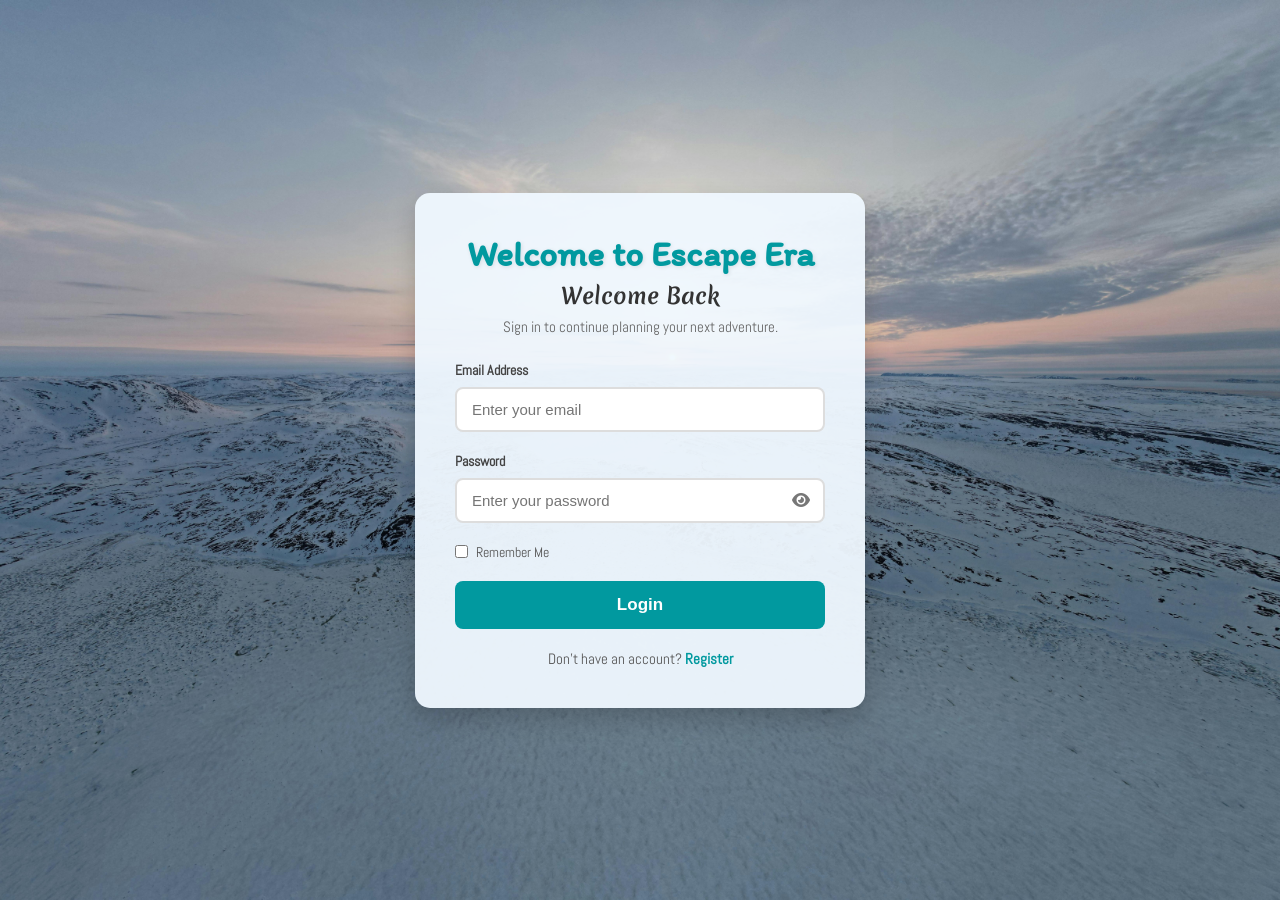
<file: index.html>
<!DOCTYPE html>
<html lang="en">
<head>
    <meta charset="UTF-8">
    <meta name="viewport" content="width=device-width, initial-scale=1.0">
    <link rel="stylesheet" href="css/styles.css">
    <link rel="stylesheet" href="https://fonts.googleapis.com/css?family=Itim">
    <link rel="stylesheet" href="https://fonts.googleapis.com/css2?family=Merienda:wght@300..900&family=Abel&display=swap">
    <link rel="stylesheet" href="https://cdnjs.cloudflare.com/ajax/libs/font-awesome/6.7.1/css/all.min.css">
    <title>Travel Agency Login</title>
</head>
<body>
    <div class="login-container">
        <h1>Welcome to Escape Era</h1>
        
        <div id="loginSection">
            <h2>Welcome Back</h2>
            <p class="subtitle">Sign in to continue planning your next adventure.</p>
            
            <form id="loginForm">
                <label for="email">Email Address</label>
                <div class="form-group">
                    <input type="email" id="email" placeholder="Enter your email" required>
                </div>

                <label for="password">Password</label>
                <div class="form-group password-wrapper">
                    <input type="password" id="password" placeholder="Enter your password" required>
                    <i class="fa-solid fa-eye" id="togglePassword"></i>
                </div>

                <div class="remember-box">
                    <label>
                        <input type="checkbox" id="remember"> Remember Me
                    </label>
                </div>

                <button type="submit" class="login-btn">Login</button>
            </form>

            <div class="bottom-text">
                Don't have an account? <a href="#" id="showRegister">Register</a>
            </div>
        </div>

        <div id="registerSection" style="display: none;">
            <h2>Create Account</h2>
            <p class="subtitle">Join Escape Era and start exploring the world.</p>
            
            <form id="registerForm">
                <label for="regName">Full Name</label>
                <div class="form-group">
                    <input type="text" id="regName" placeholder="Enter your full name" required>
                </div>

                <label for="regEmail">Email Address</label>
                <div class="form-group">
                    <input type="email" id="regEmail" placeholder="Enter your email" required>
                </div>

                <label for="regPassword">Password</label>
                <div class="form-group password-wrapper">
                    <input type="password" id="regPassword" placeholder="Create a password" required>
                </div>

                <button type="submit" class="login-btn">Sign Up</button>
            </form>

            <div class="bottom-text">
                Already have an account? <a href="#" id="showLogin">Login</a>
            </div>
        </div>

    </div>

    <script>
        // 1. Redirect to Homepage on Login Form Submit
        document.getElementById('loginForm').addEventListener('submit', function(e) {
            e.preventDefault(); // Stop default page refresh
            // FIX: index.html is at the root, so it looks inside the pages/ folder
            window.location.href = "pages/Homepage.html"; 
        });

        // 2. Mock Registration Submit Action
        document.getElementById('registerForm').addEventListener('submit', function(e) {
            e.preventDefault();
            alert("Account created successfully! Redirecting to your dashboard...");
            window.location.href = "pages/Homepage.html";
        });

        // 3. Toggle between Login and Register views smoothly
        const loginSection = document.getElementById('loginSection');
        const registerSection = document.getElementById('registerSection');
        
        document.getElementById('showRegister').addEventListener('click', function(e) {
            e.preventDefault();
            loginSection.style.display = 'none';
            registerSection.style.display = 'block';
        });

        document.getElementById('showLogin').addEventListener('click', function(e) {
            e.preventDefault();
            registerSection.style.display = 'none';
            loginSection.style.display = 'block';
        });

        // 4. Password visibility toggle
        const togglePassword = document.getElementById('togglePassword');
        const passwordInput = document.getElementById('password');

        togglePassword.addEventListener('click', function () {
            const type = passwordInput.getAttribute('type') === 'password' ? 'text' : 'password';
            passwordInput.setAttribute('type', type);
            this.classList.toggle('fa-eye-slash');
        });
    </script>
</body>
</html>
</file>
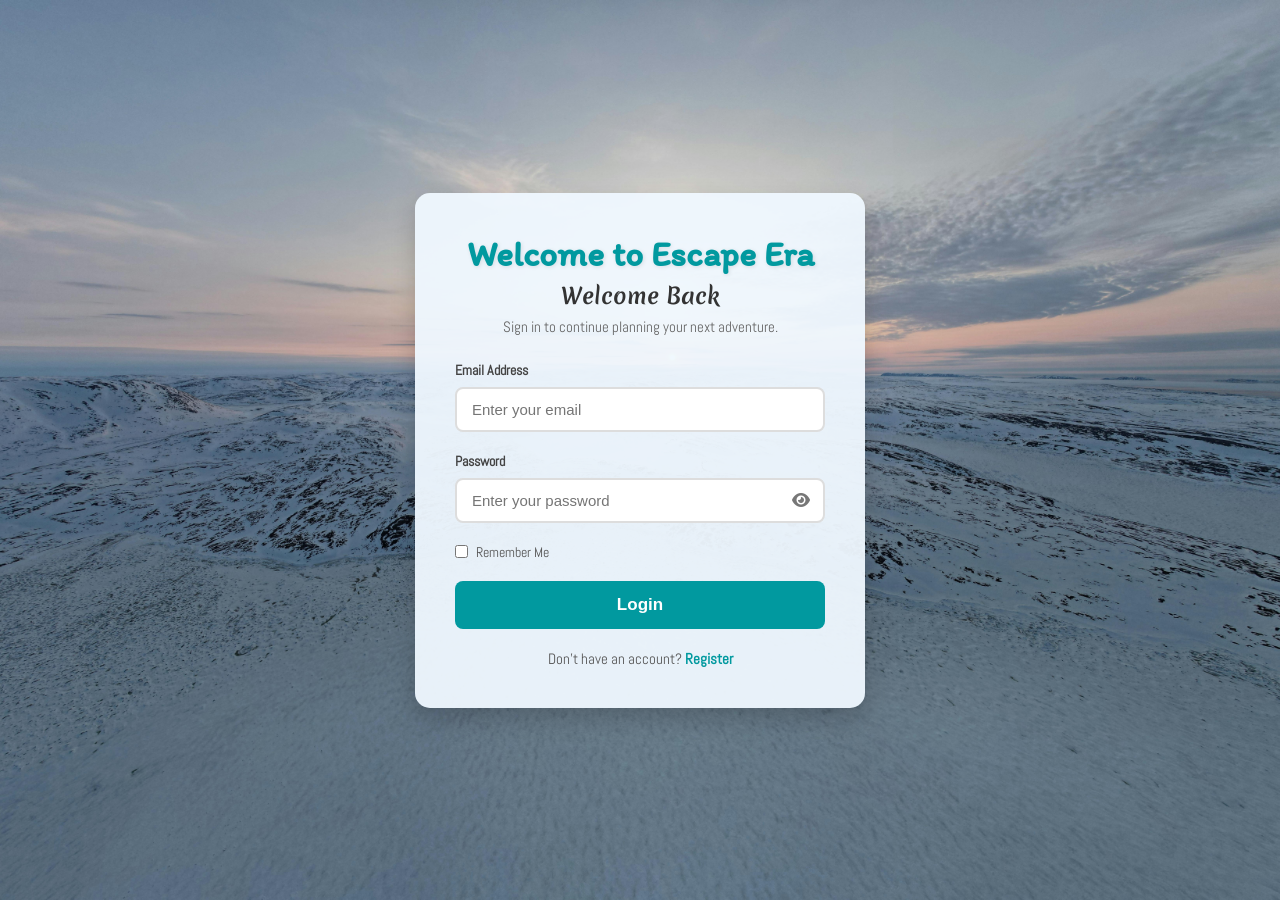
<file: Login page.html>
<!DOCTYPE html>
<html lang="en">
<head>
    <meta charset="UTF-8">
    <meta name="viewport" content="width=device-width, initial-scale=1.0">
    <link rel="stylesheet" href="css/styles.css">
    <link rel="stylesheet" href="https://fonts.googleapis.com/css?family=Itim">
    <link rel="stylesheet" href="https://fonts.googleapis.com/css2?family=Merienda:wght@300..900&family=Abel&display=swap">
    <link rel="stylesheet" href="https://cdnjs.cloudflare.com/ajax/libs/font-awesome/6.7.1/css/all.min.css">
    <title>Travel Agency Login</title>
</head>
<body>
    <div class="login-container">
        <h1>Welcome to Escape Era</h1>
        
        <div id="loginSection">
            <h2>Welcome Back</h2>
            <p class="subtitle">Sign in to continue planning your next adventure.</p>
            
            <form id="loginForm">
                <label for="email">Email Address</label>
                <div class="form-group">
                    <input type="email" id="email" placeholder="Enter your email" required>
                </div>

                <label for="password">Password</label>
                <div class="form-group password-wrapper">
                    <input type="password" id="password" placeholder="Enter your password" required>
                    <i class="fa-solid fa-eye" id="togglePassword"></i>
                </div>

                <div class="remember-box">
                    <label>
                        <input type="checkbox" id="remember"> Remember Me
                    </label>
                </div>

                <button type="submit" class="login-btn">Login</button>
            </form>

            <div class="bottom-text">
                Don't have an account? <a href="#" id="showRegister">Register</a>
            </div>
        </div>

        <div id="registerSection" style="display: none;">
            <h2>Create Account</h2>
            <p class="subtitle">Join Escape Era and start exploring the world.</p>
            
            <form id="registerForm">
                <label for="regName">Full Name</label>
                <div class="form-group">
                    <input type="text" id="regName" placeholder="Enter your full name" required>
                </div>

                <label for="regEmail">Email Address</label>
                <div class="form-group">
                    <input type="email" id="regEmail" placeholder="Enter your email" required>
                </div>

                <label for="regPassword">Password</label>
                <div class="form-group password-wrapper">
                    <input type="password" id="regPassword" placeholder="Create a password" required>
                </div>

                <button type="submit" class="login-btn">Sign Up</button>
            </form>

            <div class="bottom-text">
                Already have an account? <a href="#" id="showLogin">Login</a>
            </div>
        </div>

    </div>

    <script>
        // 1. Redirect to Homepage on Login Form Submit
        document.getElementById('loginForm').addEventListener('submit', function(e) {
            e.preventDefault(); // Stop default page refresh
            // FIX: login.html is at the root, so it looks inside the pages/ folder
            window.location.href = "pages/Homepage.html"; 
        });

        // 2. Mock Registration Submit Action
        document.getElementById('registerForm').addEventListener('submit', function(e) {
            e.preventDefault();
            alert("Account created successfully! Redirecting to your dashboard...");
            window.location.href = "pages/Homepage.html";
        });

        // 3. Toggle between Login and Register views smoothly
        const loginSection = document.getElementById('loginSection');
        const registerSection = document.getElementById('registerSection');
        
        document.getElementById('showRegister').addEventListener('click', function(e) {
            e.preventDefault();
            loginSection.style.display = 'none';
            registerSection.style.display = 'block';
        });

        document.getElementById('showLogin').addEventListener('click', function(e) {
            e.preventDefault();
            registerSection.style.display = 'none';
            loginSection.style.display = 'block';
        });

        // 4. Password visibility toggle
        const togglePassword = document.getElementById('togglePassword');
        const passwordInput = document.getElementById('password');

        togglePassword.addEventListener('click', function () {
            const type = passwordInput.getAttribute('type') === 'password' ? 'text' : 'password';
            passwordInput.setAttribute('type', type);
            this.classList.toggle('fa-eye-slash');
        });
    </script>
</body>
</html>
</file>
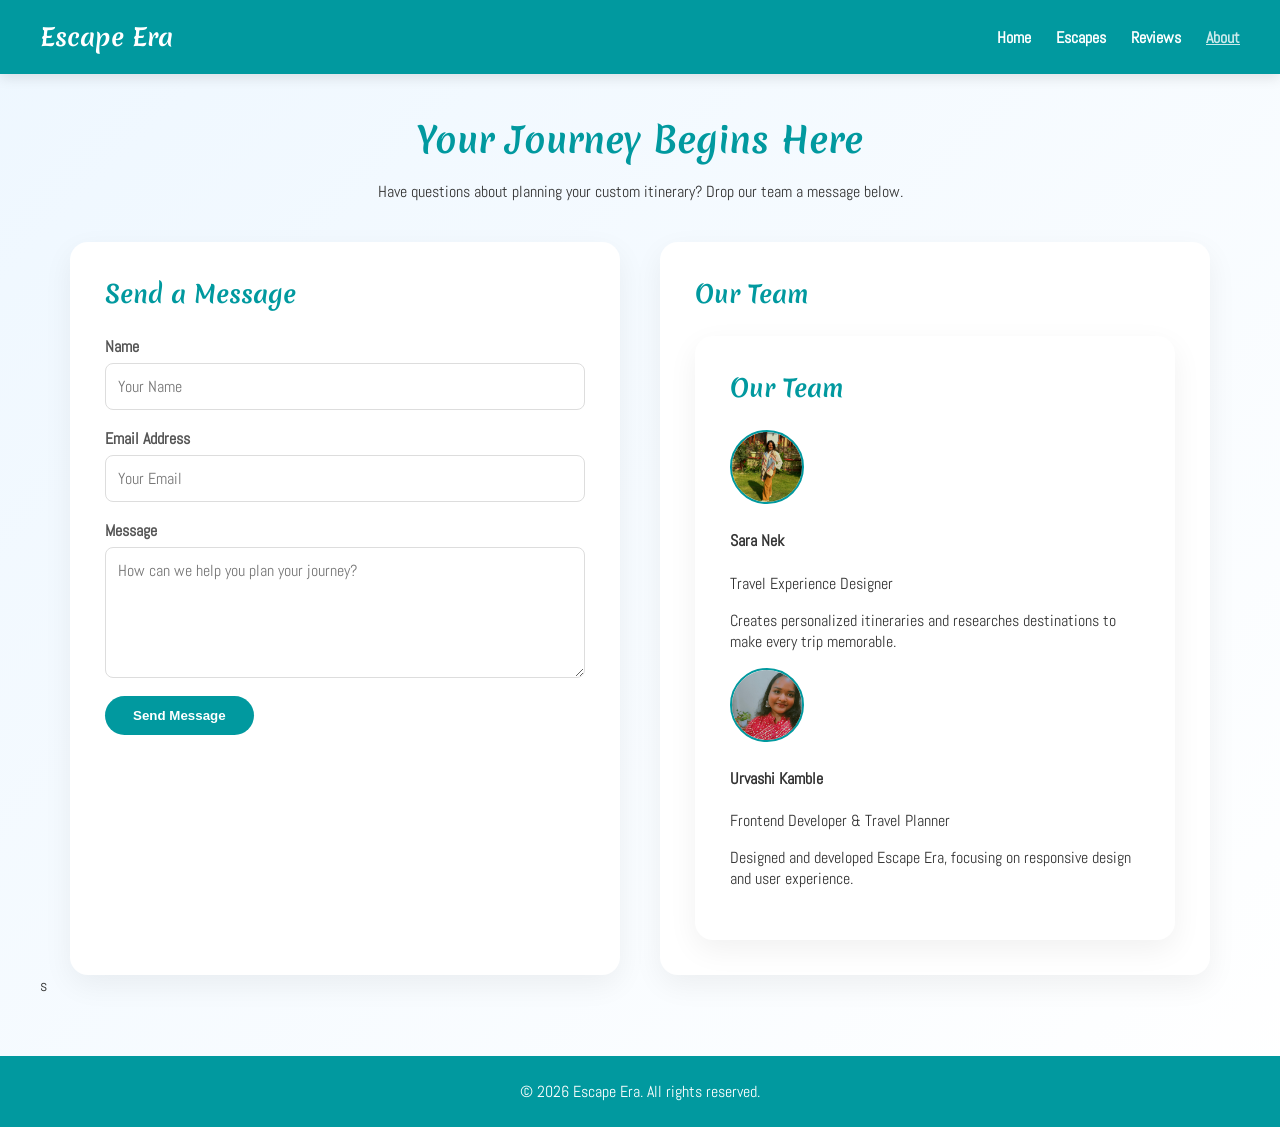
<file: pages/contact.html>
<!DOCTYPE html>
<html lang="en">

<head>
    <meta charset="UTF-8">
    <meta name="viewport" content="width=device-width, initial-scale=1.0">
    <meta name="description" content="Contact the Escape Era team for customized travel planning.">
    <meta name="author" content="Urvashi Kamble">

    <!-- FIXED: Links out of pages/ folder into your dedicated contact.css -->
    <link rel="stylesheet" href="../css/contact.css">
    <link rel="stylesheet" href="https://cdnjs.cloudflare.com/ajax/libs/font-awesome/6.7.1/css/all.min.css">
    <link href="https://fonts.googleapis.com/css2?family=Abel&family=Merienda:wght@300..900&display=swap" rel="stylesheet">
    
    <title>Contact Us | Escape Era</title>
</head>

<body>
    <!-- Global Navigation Header Bar -->
    <nav class="nav-container">
        <h2 class="logo">Escape Era</h2>
        <ul class="navlinks">
            <li><a href="Homepage.html">Home</a></li>
            <li><a href="Homepage.html#a2">Escapes</a></li>
            <li><a href="Homepage.html#a3">Reviews</a></li>
            
            <li><a href="contact.html" class="active">About</a></li>
            
        </ul>
    </nav>

    <!-- Main Workspace Container -->
    <main class="contact-wrapper">
        <div class="contact-header">
            <h2>Your Journey Begins Here</h2>
            <p>Have questions about planning your custom itinerary? Drop our team a message below.</p>
        </div>

        <div class="contact-grid">
            <!-- Left Side: Interactive Input Form -->
            <section class="form-card">
                <h3>Send a Message</h3>
                <form id="contactForm">
                    <div class="input-group">
                        <label for="contactName">Name</label>
                        <input type="text" id="contactName" placeholder="Your Name" required>
                    </div>

                    <div class="input-group">
                        <label for="contactEmail">Email Address</label>
                        <input type="email" id="contactEmail" placeholder="Your Email" required>
                    </div>

                    <div class="input-group">
                        <label for="contactMessage">Message</label>
                        <textarea id="contactMessage" rows="5" placeholder="How can we help you plan your journey?" required></textarea>
                    </div>

                    <button type="submit" class="submit-btn">Send Message</button>
                </form>
            </section>

            <!-- Right Side: Business Team Bios -->
            <section class="team-card">
                <h3>Our Team</h3>
                
                <div class="contact-flex-sidebar">
    <div class="contact-card team-card">
        <h3>Our Team</h3>
        
        <div class="team-profile-item">
            <img src="../assets/creator1.jpg" alt="Sara" class="team-avatar" 
                 width="70" height="70" 
                 style="width: 70px; height: 70px; border-radius: 50%; object-fit: cover; border: 2px solid #01999F; flex-shrink: 0;">
            <div class="team-info">
                <h4>Sara Nek</h4>
                <span class="team-role">Travel Experience Designer</span>
                <p>Creates personalized itineraries and researches destinations to make every trip memorable.</p>
            </div>
        </div>

        <div class="team-profile-item">
            <img src="../assets/creator2.jpg" alt="Urvashi" class="team-avatar" 
                 width="70" height="70" 
                 style="width: 70px; height: 70px; border-radius: 50%; object-fit: cover; border: 2px solid #01999F; flex-shrink: 0;">
            <div class="team-info">
                <h4>Urvashi Kamble</h4>
                <span class="team-role">Frontend Developer & Travel Planner</span>
                <p>Designed and developed Escape Era, focusing on responsive design and user experience.</p>
            </div>
        </div>
    </div>
</div>
</div>s
            </section>
        </div>
    </main>

    <!-- Global Layout Base Footer -->
    <footer class="global-footer">
        <p>&copy; 2026 Escape Era. All rights reserved.</p>
        
    </footer>

    <script>
        document.getElementById('contactForm').addEventListener('submit', function(e) {
            e.preventDefault();
            alert('Thank you for reaching out! The Escape Era team will get back to you shortly.');
            this.reset();
        });
    </script>
</body>

</html>
</file>
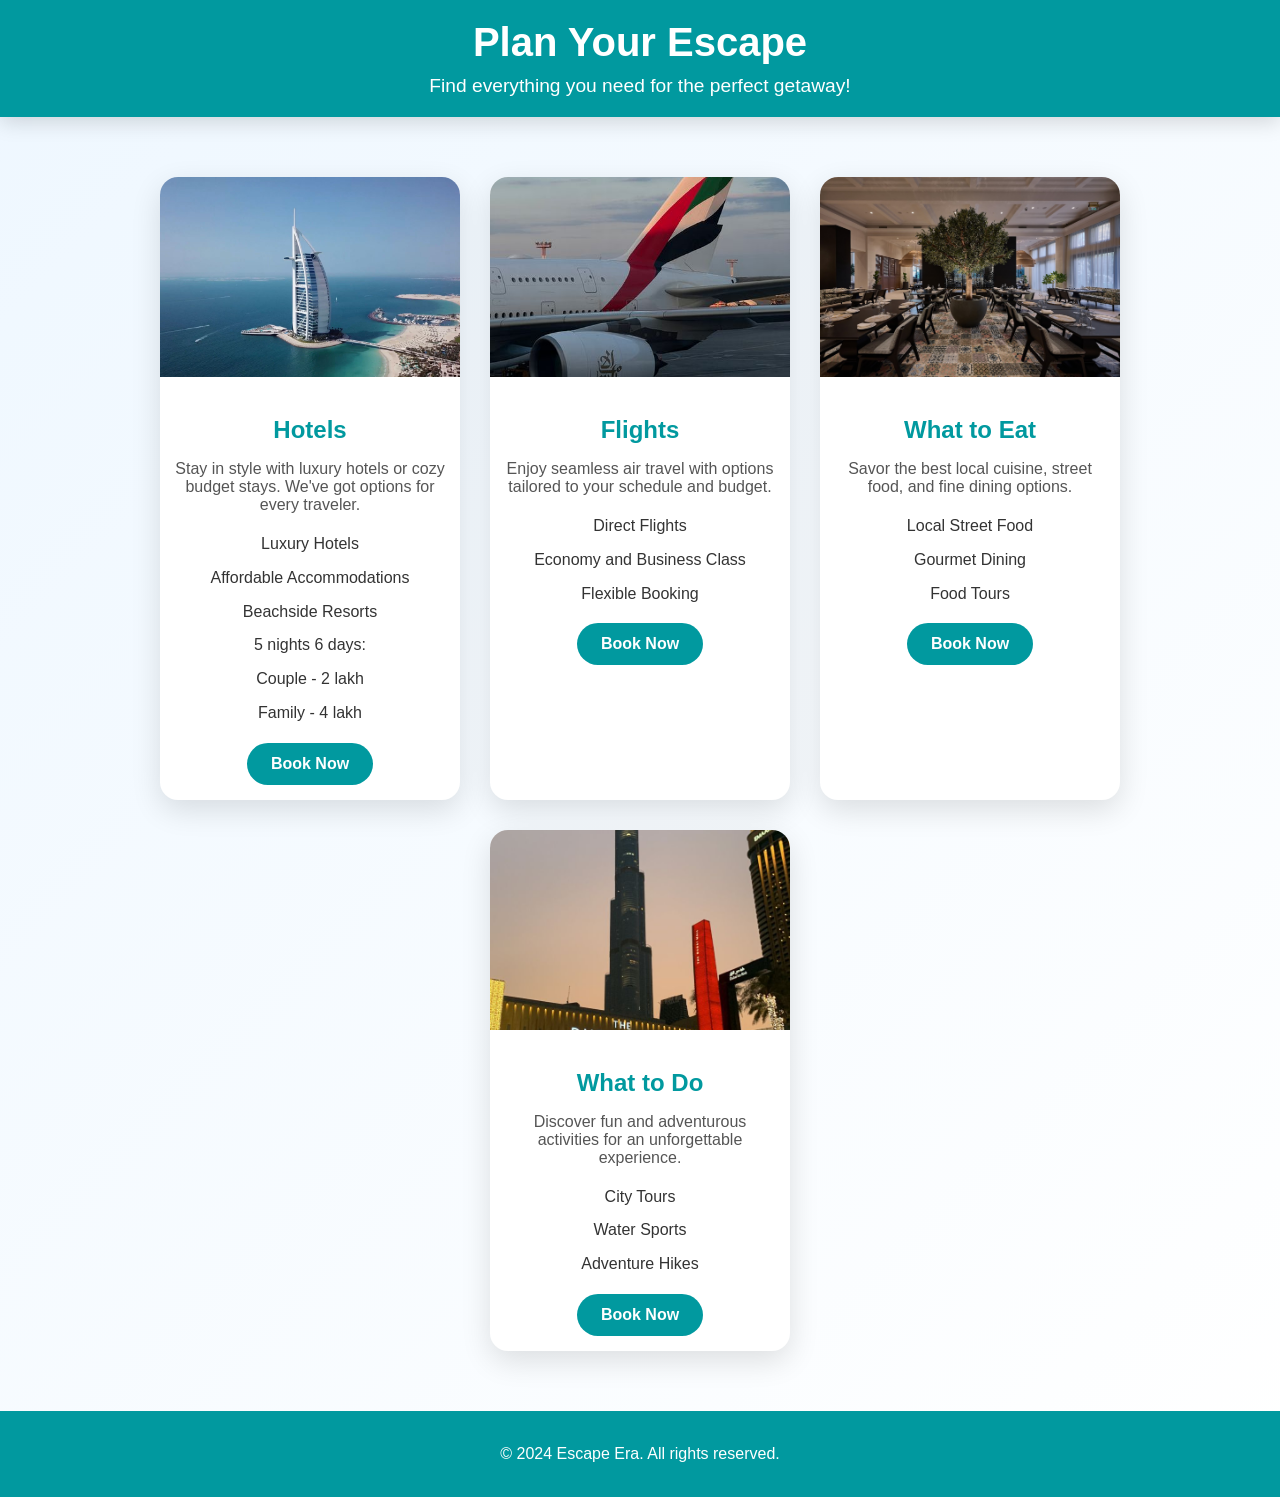
<file: pages/dubai.html>
<!DOCTYPE html>
<html lang="en">

<head>
    <meta charset="UTF-8">
    <meta name="viewport" content="width=device-width, initial-scale=1.0">
    <title>Category Details</title>
    <link rel="stylesheet" href="../css/style2.css">
</head>

<body>
    <header class="header">
        <h1>Plan Your Escape</h1>
        <p>Find everything you need for the perfect getaway!</p>
    </header>

    <main class="container">
        <!-- Hotels Section -->
        <div class="card">
            <img src="../assets/dubaihotel.avif" alt="Hotels" class="card-img">
            <div class="card-content">
                <h2>Hotels</h2>
                <p>Stay in style with luxury hotels or cozy budget stays. We've got options for every traveler.</p>
                <ul>
                    <li>Luxury Hotels</li>
                    <li>Affordable Accommodations</li>
                    <li>Beachside Resorts</li>
                    <li>5 nights 6 days:</li>
                    <li>Couple - 2 lakh</li>
                    <li>Family - 4 lakh</li>
                </ul>
                <a href="https://www.jumeirah.com/en/stay/dubai/burj-al-arab-jumeirah" target="_blank" class="btn">Book
                    Now</a>
            </div>
        </div>

        <!-- Flights Section -->
        <div class="card">
            <img src="../assets/dubaiflight.jpg" alt="Flights" class="card-img">
            <div class="card-content">
                <h2>Flights</h2>
                <p>Enjoy seamless air travel with options tailored to your schedule and budget.</p>
                <ul>
                    <li>Direct Flights</li>
                    <li>Economy and Business Class</li>
                    <li>Flexible Booking</li>
                </ul>
                <a href="https://www.emirates.com/in/english/" target="_blank" class="btn">Book Now</a>
            </div>
        </div>

        <!-- Food Section -->
        <div class="card">
            <img src="../assets/dubaifood.jpg" alt="Food" class="card-img">
            <div class="card-content">
                <h2>What to Eat</h2>
                <p>Savor the best local cuisine, street food, and fine dining options.</p>
                <ul>
                    <li>Local Street Food</li>
                    <li>Gourmet Dining</li>
                    <li>Food Tours</li>
                </ul>
                <a href="https://tresind.com/dubai/" target="_blank" class="btn">Book Now</a>
            </div>
        </div>

        <!-- Activities Section -->
        <div class="card">
            <img src="../assets/dubaiact.jpg" alt="Activities" class="card-img">
            <div class="card-content">
                <h2>What to Do</h2>
                <p>Discover fun and adventurous activities for an unforgettable experience.</p>
                <ul>
                    <li>City Tours</li>
                    <li>Water Sports</li>
                    <li>Adventure Hikes</li>
                </ul>
                <a href="https://www.throughmylensestravel.com/post/12-things-to-do-in-dubai" target="_blank"
                    class="btn">Book Now</a>
            </div>
        </div>
    </main>

    <footer>
        <p>&copy; 2024 Escape Era. All rights reserved.</p>
    </footer>
</body>

</html>
</file>
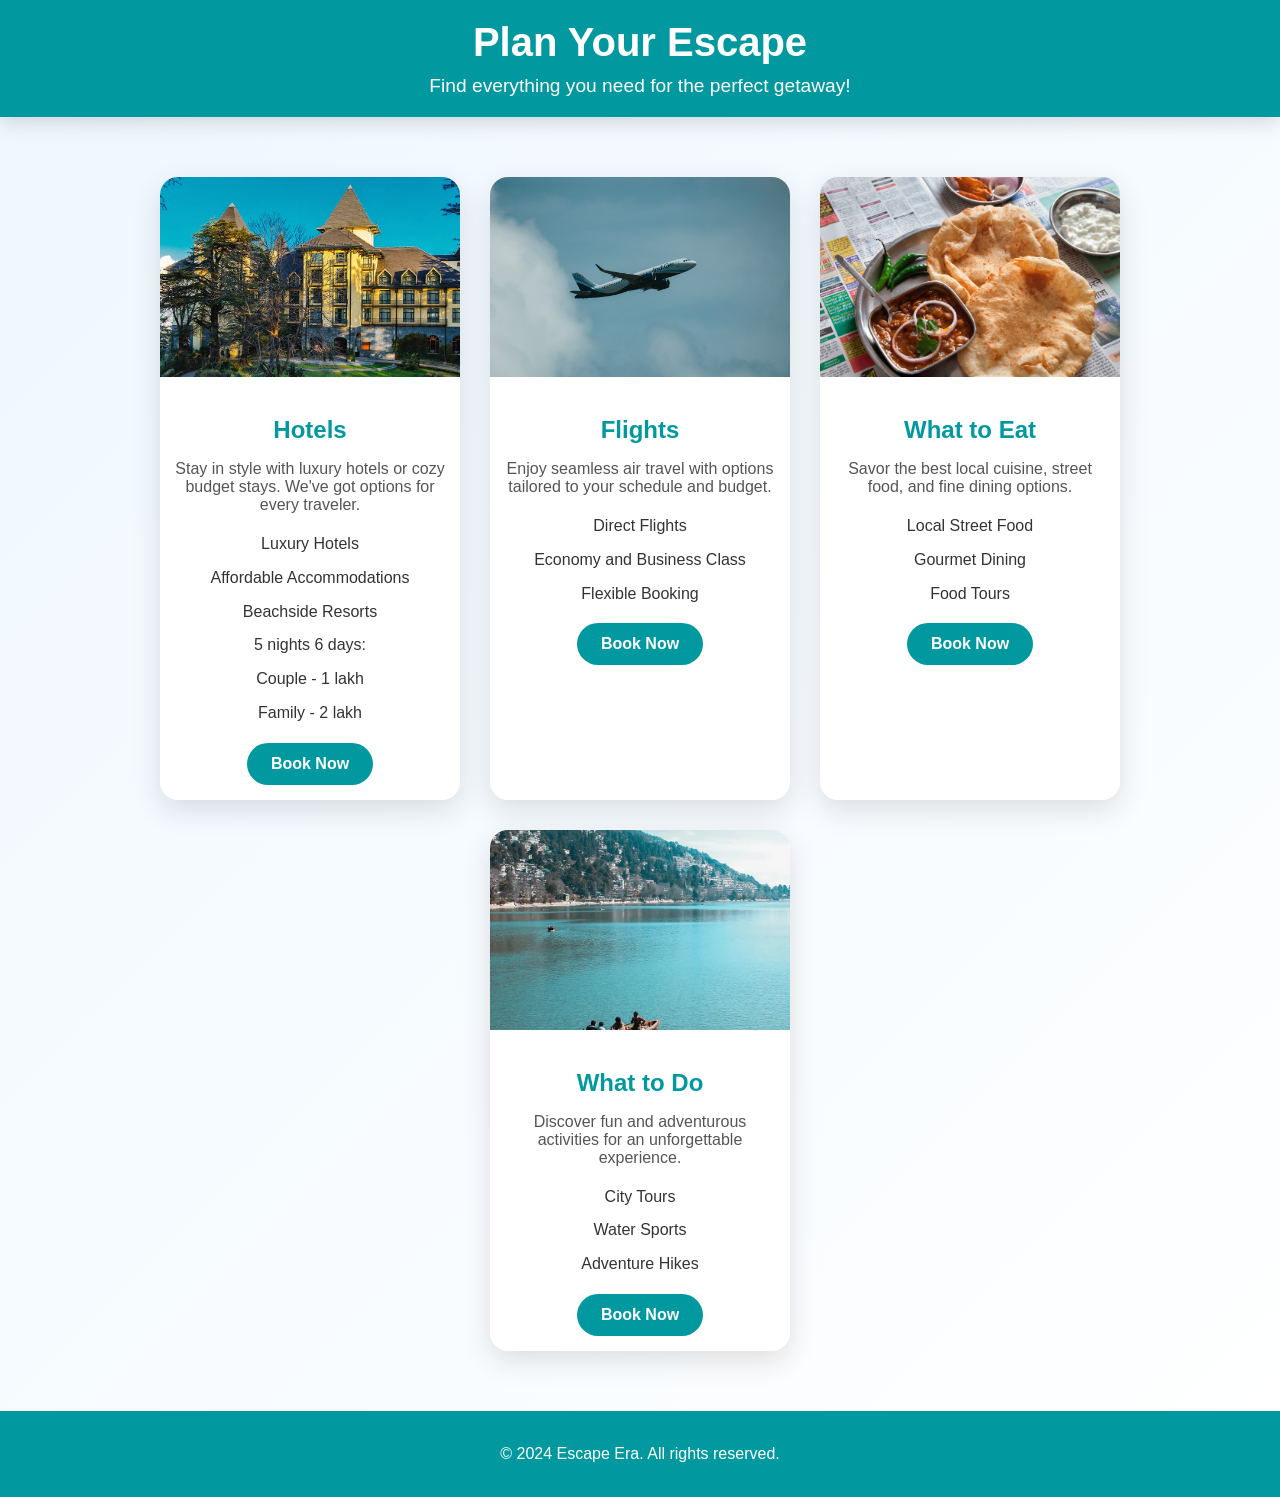
<file: pages/northindia.html>
<!DOCTYPE html>
<html lang="en">
<head>
    <meta charset="UTF-8">
    <meta name="viewport" content="width=device-width, initial-scale=1.0">
    <title>Category Details</title>
    <link rel="stylesheet" href="../css/style2.css">
</head>
<body>
    <header class="header">
        <h1>Plan Your Escape</h1>
        <p>Find everything you need for the perfect getaway!</p>
    </header>

    <main class="container">
        <!-- Hotels Section -->
        <div class="card">
            <img src="../assets/northhotel.webp" alt="Hotels" class="card-img">
            <div class="card-content">
                <h2>Hotels</h2>
                <p>Stay in style with luxury hotels or cozy budget stays. We've got options for every traveler.</p>
                <ul>
                    <li>Luxury Hotels</li>
                    <li>Affordable Accommodations</li>
                    <li>Beachside Resorts</li>
                    <li>5 nights 6 days:</li>
                    <li>Couple - 1 lakh</li>
                    <li>Family - 2 lakh</li>
                </ul>
                <a href="https://www.oberoihotels.com/hotels-in-shimla-wfh/" target="_blank" class="btn">Book Now</a>
            </div>
        </div>

        <!-- Flights Section -->
        <div class="card">
            <img src="../assets/delhiflight.avif" alt="Flights" class="card-img">
            <div class="card-content">
                <h2>Flights</h2>
                <p>Enjoy seamless air travel with options tailored to your schedule and budget.</p>
                <ul>
                    <li>Direct Flights</li>
                    <li>Economy and Business Class</li>
                    <li>Flexible Booking</li>
                </ul>
                <a href="https://www.goindigo.in/" target="_blank" class="btn">Book Now</a>
            </div>
        </div>

        <!-- Food Section -->
        <div class="card">
            <img src="../assets/northfood.webp" alt="Food" class="card-img">
            <div class="card-content">
                <h2>What to Eat</h2>
                <p>Savor the best local cuisine, street food, and fine dining options.</p>
                <ul>
                    <li>Local Street Food</li>
                    <li>Gourmet Dining</li>
                    <li>Food Tours</li>
                </ul>
                <a href="https://www.cntraveller.in/story/famous-food-in-delhi/" target="_blank" class="btn">Book Now</a>
            </div>
        </div>

        <!-- Activities Section -->
        <div class="card">
            <img src="../assets/northact.webp" alt="Activities" class="card-img">
            <div class="card-content">
                <h2>What to Do</h2>
                <p>Discover fun and adventurous activities for an unforgettable experience.</p>
                <ul>
                    <li>City Tours</li>
                    <li>Water Sports</li>
                    <li>Adventure Hikes</li>
                </ul>
                <a href="https://www.vogue.in/content/7-places-to-visit-in-north-india-that-during-winter-season-india-travel-destinations" target="_blank" class="btn">Book Now</a>
            </div>
        </div>
    </main>

    <footer>
        <p>&copy; 2024 Escape Era. All rights reserved.</p>
    </footer>
</body>
</html>
</file>
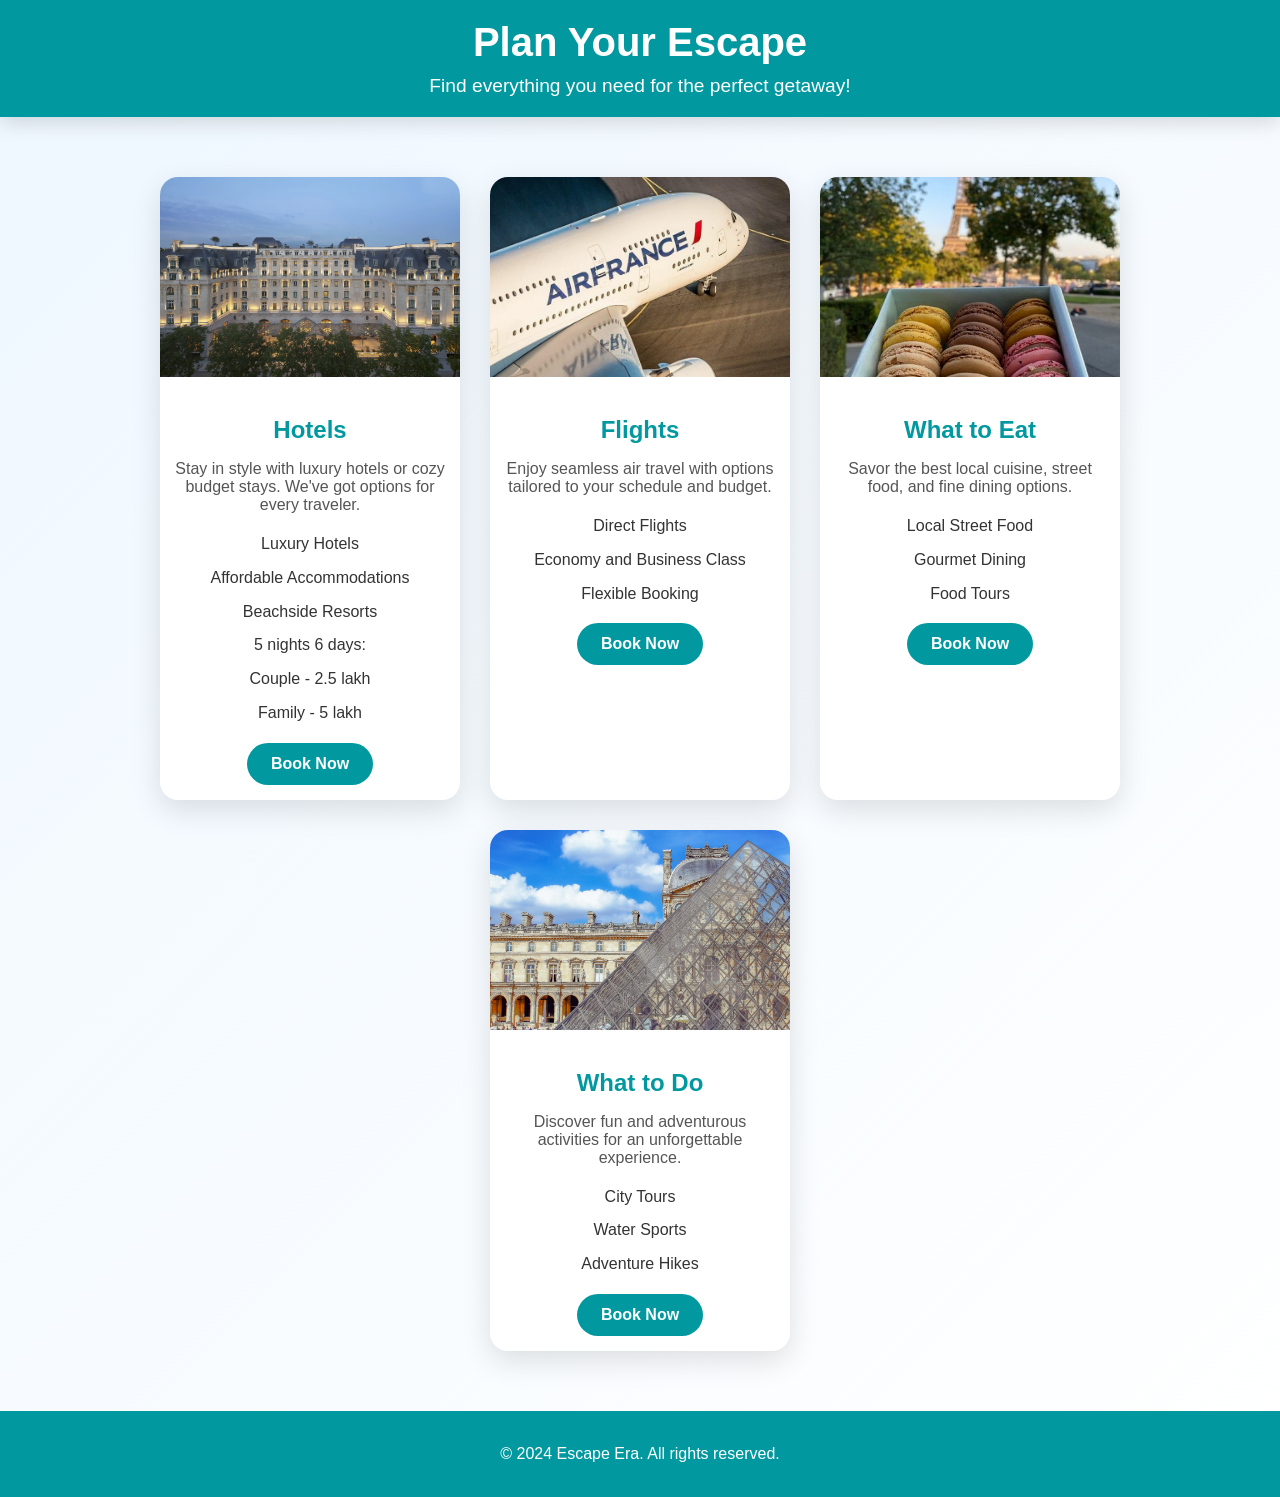
<file: pages/paris.html>
<!DOCTYPE html>
<html lang="en">
<head>
    <meta charset="UTF-8">
    <meta name="viewport" content="width=device-width, initial-scale=1.0">
    <title>Category Details</title>
    <link rel="stylesheet" href="../css/style2.css">
</head>
<body>
    <header class="header">
        <h1>Plan Your Escape</h1>
        <p>Find everything you need for the perfect getaway!</p>
    </header>

    <main class="container">
        <!-- Hotels Section -->
        <div class="card">
            <img src="../assets/parishotel.webp" alt="Hotels" class="card-img">
            <div class="card-content">
                <h2>Hotels</h2>
                <p>Stay in style with luxury hotels or cozy budget stays. We've got options for every traveler.</p>
                <ul>
                    <li>Luxury Hotels</li>
                    <li>Affordable Accommodations</li>
                    <li>Beachside Resorts</li>
                    <li>5 nights 6 days:</li>
                    <li>Couple - 2.5 lakh</li>
                    <li>Family - 5 lakh</li>
                </ul>
                <a href="https://www.peninsula.com/en/paris/5-star-luxury-hotel-16th-arrondissement" target="_blank" class="btn">Book Now</a>
            </div>
        </div>

        <!-- Flights Section -->
        <div class="card">
            <img src="../assets/parisflight.jpg" alt="Flights" class="card-img">
            <div class="card-content">
                <h2>Flights</h2>
                <p>Enjoy seamless air travel with options tailored to your schedule and budget.</p>
                <ul>
                    <li>Direct Flights</li>
                    <li>Economy and Business Class</li>
                    <li>Flexible Booking</li>
                </ul>
                <a href="https://wwws.airfrance.in/search/advanced" target="_blank" class="btn">Book Now</a>
            </div>
        </div>

        <!-- Food Section -->
        <div class="card">
            <img src="../assets/parisfood.jpg" alt="Food" class="card-img">
            <div class="card-content">
                <h2>What to Eat</h2>
                <p>Savor the best local cuisine, street food, and fine dining options.</p>
                <ul>
                    <li>Local Street Food</li>
                    <li>Gourmet Dining</li>
                    <li>Food Tours</li>
                </ul>
                <a href="https://cheesegal.com/2023/05/03/where-to-eat-in-paris/" target="_blank" class="btn">Book Now</a>
            </div>
        </div>

        <!-- Activities Section -->
        <div class="card">
            <img src="../assets/parisact.jpg" alt="Activities" class="card-img">
            <div class="card-content">
                <h2>What to Do</h2>
                <p>Discover fun and adventurous activities for an unforgettable experience.</p>
                <ul>
                    <li>City Tours</li>
                    <li>Water Sports</li>
                    <li>Adventure Hikes</li>
                </ul>
                <a href="https://dreamplanexperience.com/paris-for-a-week/" target="_blank" class="btn">Book Now</a>
            </div>
        </div>
    </main>

    <footer>
        <p>&copy; 2024 Escape Era. All rights reserved.</p>
    </footer>
</body>
</html>
</file>
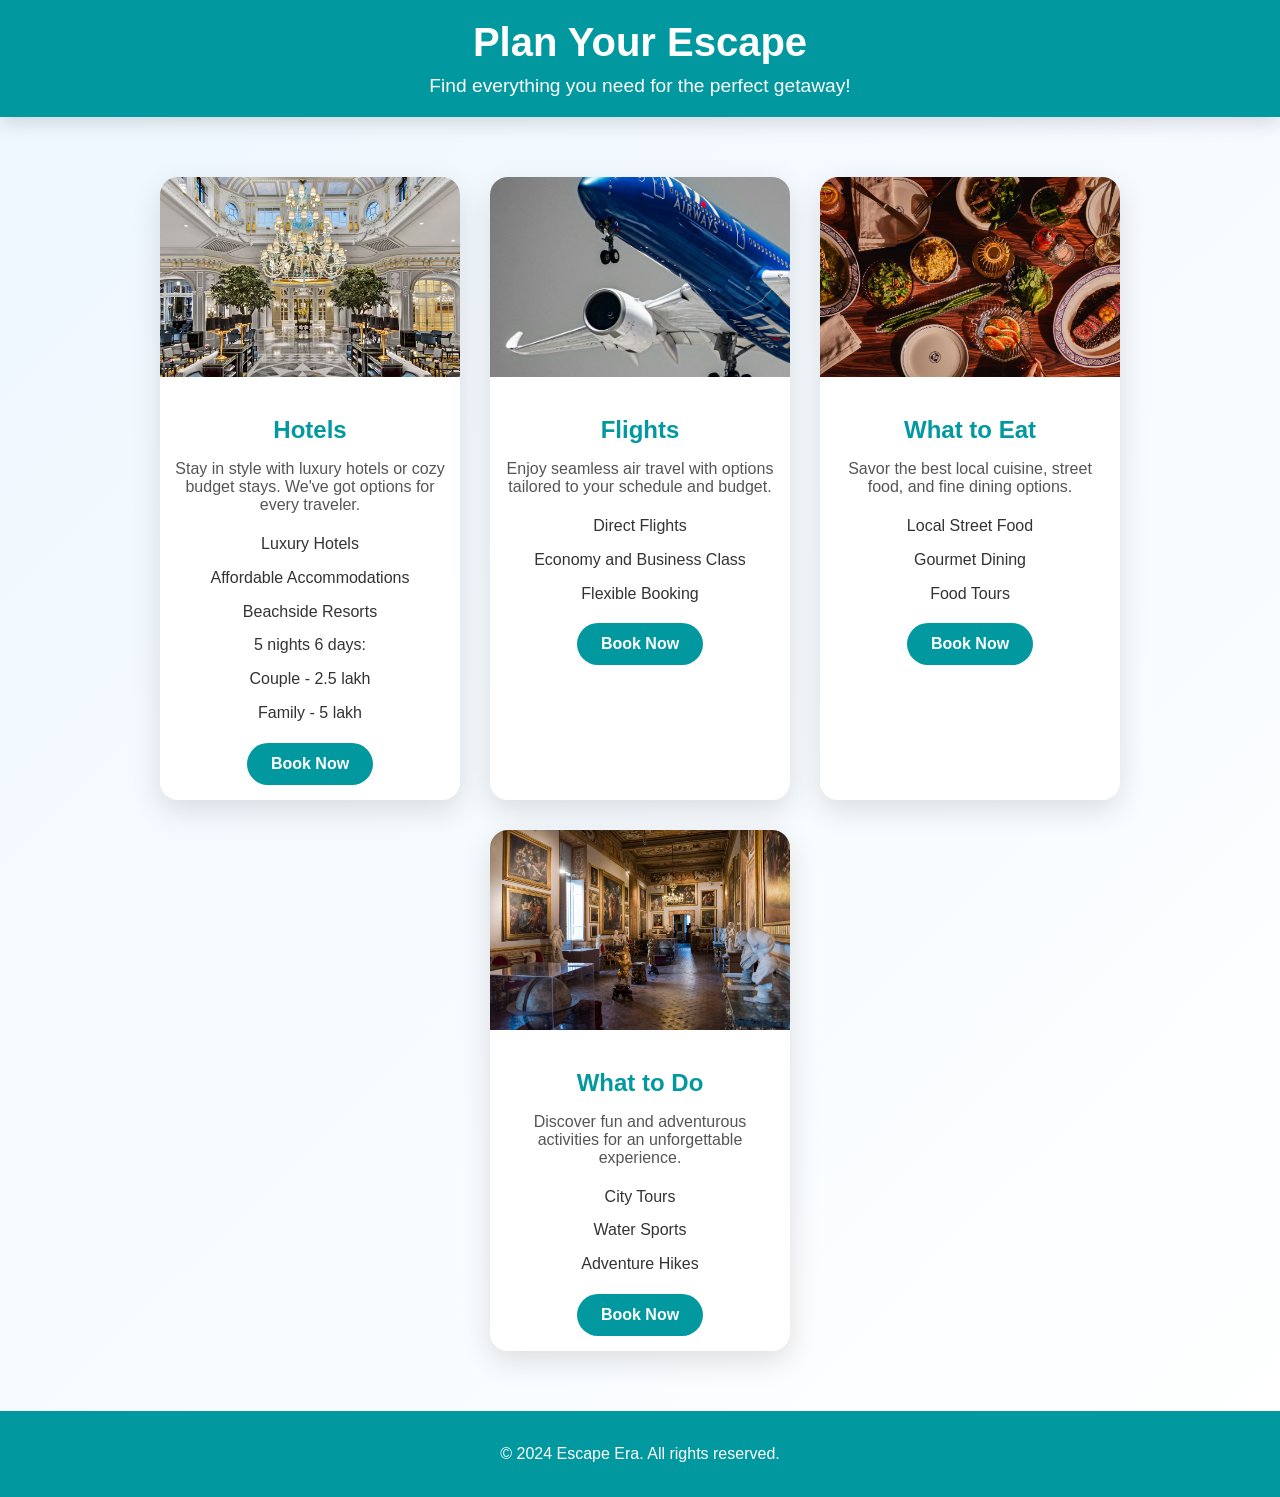
<file: pages/rome.html>
<!DOCTYPE html>
<html lang="en">
<head>
    <meta charset="UTF-8">
    <meta name="viewport" content="width=device-width, initial-scale=1.0">
    <title>Category Details</title>
    <link rel="stylesheet" href="../css/style2.css">
</head>
<body>
    <header class="header">
        <h1>Plan Your Escape</h1>
        <p>Find everything you need for the perfect getaway!</p>
    </header>

    <main class="container">
        <!-- Hotels Section -->
        <div class="card">
            <img src="../assets/romehotel.avif" alt="Hotels" class="card-img">
            <div class="card-content">
                <h2>Hotels</h2>
                <p>Stay in style with luxury hotels or cozy budget stays. We've got options for every traveler.</p>
                <ul>
                    <li>Luxury Hotels</li>
                    <li>Affordable Accommodations</li>
                    <li>Beachside Resorts</li>
                    <li>5 nights 6 days:</li>
                    <li>Couple - 2.5 lakh</li>
                    <li>Family - 5 lakh</li>
                </ul>
                <a href="https://www.marriott.com/en-us/hotels/romxr-the-st-regis-rome/overview/?scid=f2ae0541-1279-4f24-b197-a979c79310b0" target="_blank" class="btn">Book Now</a>
            </div>
        </div>

        <!-- Flights Section -->
        <div class="card">
            <img src="../assets/romeflight.jpg" alt="Flights" class="card-img">
            <div class="card-content">
                <h2>Flights</h2>
                <p>Enjoy seamless air travel with options tailored to your schedule and budget.</p>
                <ul>
                    <li>Direct Flights</li>
                    <li>Economy and Business Class</li>
                    <li>Flexible Booking</li>
                </ul>
                <a href="https://www.ita-airways.com/en_in/offers/all-offers/offer-detail.html?from=DEL&to=ROM&roundTrip=true&dateOutbound=08-03-2025&dateInbound=13-03-2025" target="_blank" class="btn">Book Now</a>
            </div>
        </div>

        <!-- Food Section -->
        <div class="card">
            <img src="../assets/romefood.webp" alt="Food" class="card-img">
            <div class="card-content">
                <h2>What to Eat</h2>
                <p>Savor the best local cuisine, street food, and fine dining options.</p>
                <ul>
                    <li>Local Street Food</li>
                    <li>Gourmet Dining</li>
                    <li>Food Tours</li>
                </ul>
                <a href="https://www.cntraveler.com/gallery/best-restaurants-in-rome" target="_blank" class="btn">Book Now</a>
            </div>
        </div>

        <!-- Activities Section -->
        <div class="card">
            <img src="../assets/romeactc.webp" alt="Activities" class="card-img">
            <div class="card-content">
                <h2>What to Do</h2>
                <p>Discover fun and adventurous activities for an unforgettable experience.</p>
                <ul>
                    <li>City Tours</li>
                    <li>Water Sports</li>
                    <li>Adventure Hikes</li>
                </ul>
                <a href="https://www.cntraveler.com/gallery/best-things-to-do-in-rome" target="_blank" class="btn">Book Now</a>
            </div>
        </div>
    </main>

    <footer>
        <p>&copy; 2024 Escape Era. All rights reserved.</p>
    </footer>
</body>
</html>
</file>
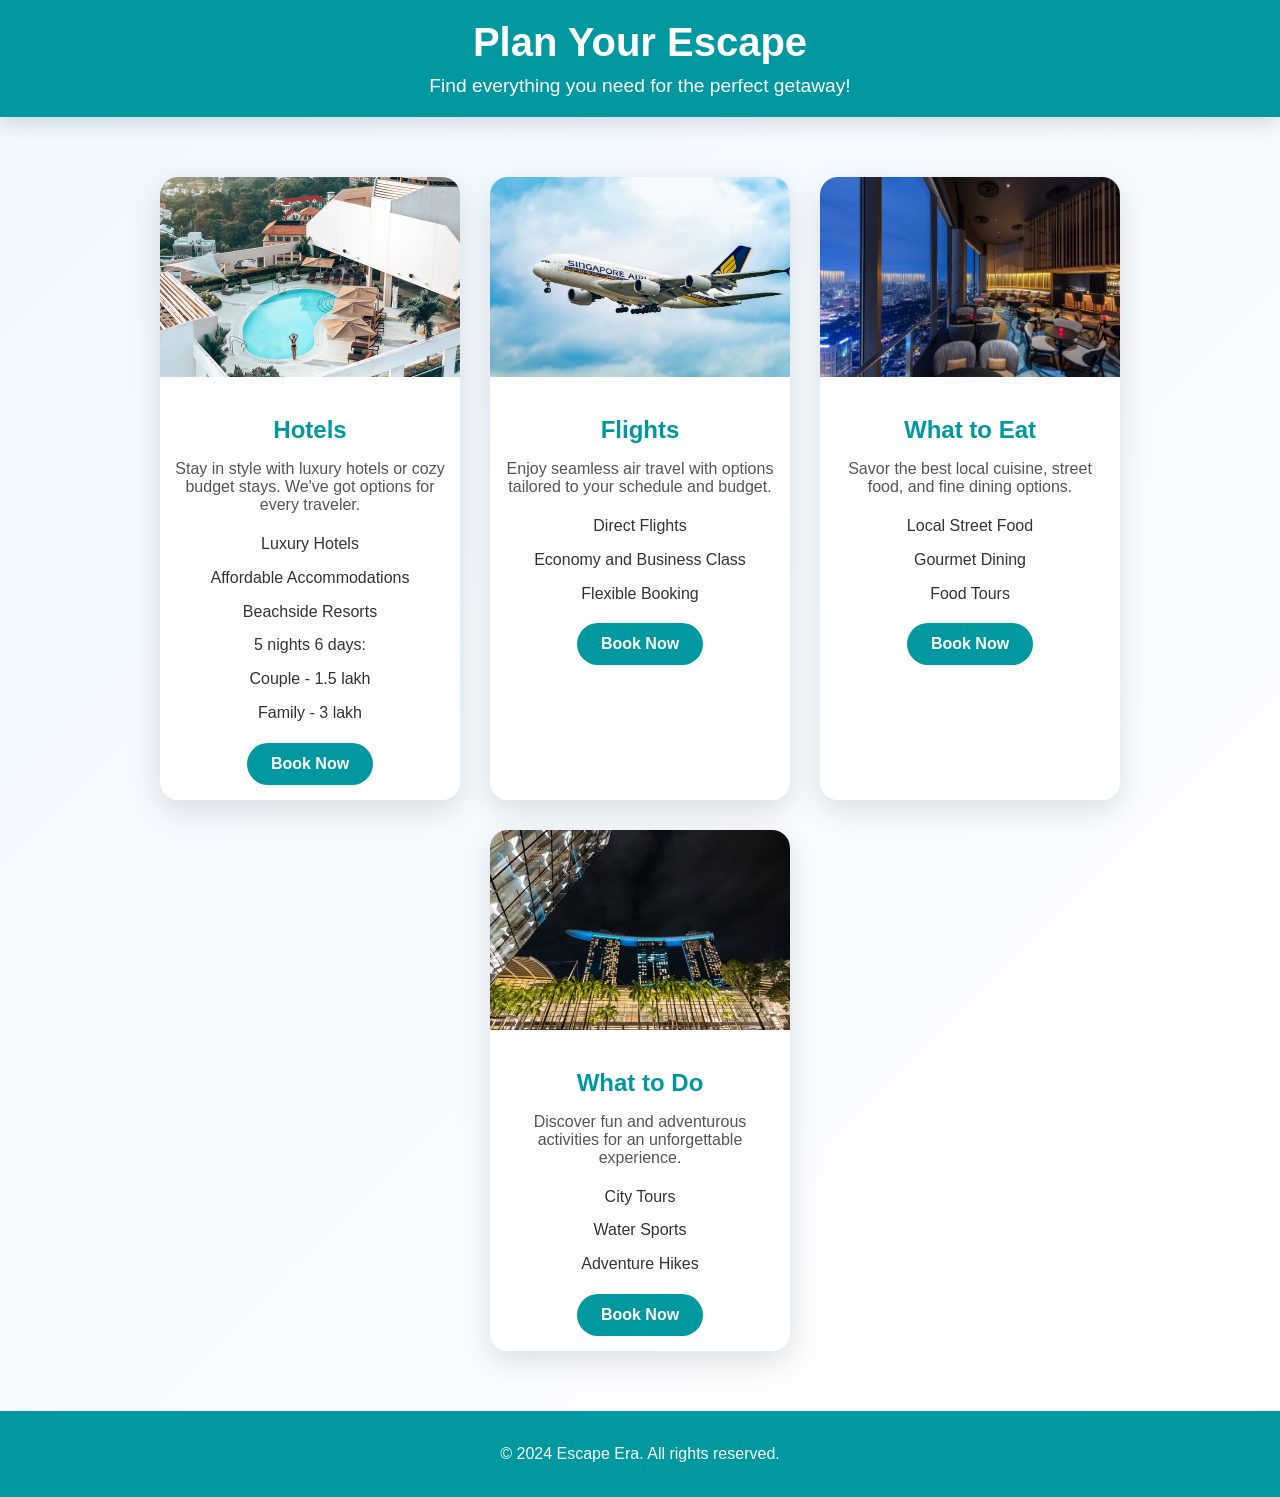
<file: pages/singapore.html>
<!DOCTYPE html>
<html lang="en">
<head>
    <meta charset="UTF-8">
    <meta name="viewport" content="width=device-width, initial-scale=1.0">
    <title>Category Details</title>
    <link rel="stylesheet" href="../css/style2.css">
</head>
<body>
    <header class="header">
        <h1>Plan Your Escape</h1>
        <p>Find everything you need for the perfect getaway!</p>
    </header>

    <main class="container">
        <!-- Hotels Section -->
        <div class="card">
            <img src="../assets/singaporehotel.jpg" alt="Hotels" class="card-img">
            <div class="card-content">
                <h2>Hotels</h2>
                <p>Stay in style with luxury hotels or cozy budget stays. We've got options for every traveler.</p>
                <ul>
                    <li>Luxury Hotels</li>
                    <li>Affordable Accommodations</li>
                    <li>Beachside Resorts</li>
                    <li>5 nights 6 days:</li>
                    <li>Couple - 1.5 lakh</li>
                    <li>Family - 3 lakh</li>
                </ul>
                <a href="https://www.fourseasons.com/singapore/" target="_blank" class="btn">Book Now</a>
            </div>
        </div>

        <!-- Flights Section -->
        <div class="card">
            <img src="../assets/singaporeflight.jpg" alt="Flights" class="card-img">
            <div class="card-content">
                <h2>Flights</h2>
                <p>Enjoy seamless air travel with options tailored to your schedule and budget.</p>
                <ul>
                    <li>Direct Flights</li>
                    <li>Economy and Business Class</li>
                    <li>Flexible Booking</li>
                </ul>
                <a href="https://www.singaporeair.com/en_UK/in/home#/book/bookflight" target="_blank" class="btn">Book Now</a>
            </div>
        </div>

        <!-- Food Section -->
        <div class="card">
            <img src="../assets/singaporefood.jpg" alt="Food" class="card-img">
            <div class="card-content">
                <h2>What to Eat</h2>
                <p>Savor the best local cuisine, street food, and fine dining options.</p>
                <ul>
                    <li>Local Street Food</li>
                    <li>Gourmet Dining</li>
                    <li>Food Tours</li>
                </ul>
                <a href="https://alotea.com/singapore/restaurants" target="_blank" class="btn">Book Now</a>
            </div>
        </div>

        <!-- Activities Section -->
        <div class="card">
            <img src="../assets/singaporeactivity.webp" alt="Activities" class="card-img">
            <div class="card-content">
                <h2>What to Do</h2>
                <p>Discover fun and adventurous activities for an unforgettable experience.</p>
                <ul>
                    <li>City Tours</li>
                    <li>Water Sports</li>
                    <li>Adventure Hikes</li>
                </ul>
                <a href="https://hungrypursuit.com/things-to-do-in-singapore/" target="_blank" class="btn">Book Now</a>
            </div>
        </div>
    </main>

    <footer>
        <p>&copy; 2024 Escape Era. All rights reserved.</p>
    </footer>
</body>
</html>
</file>
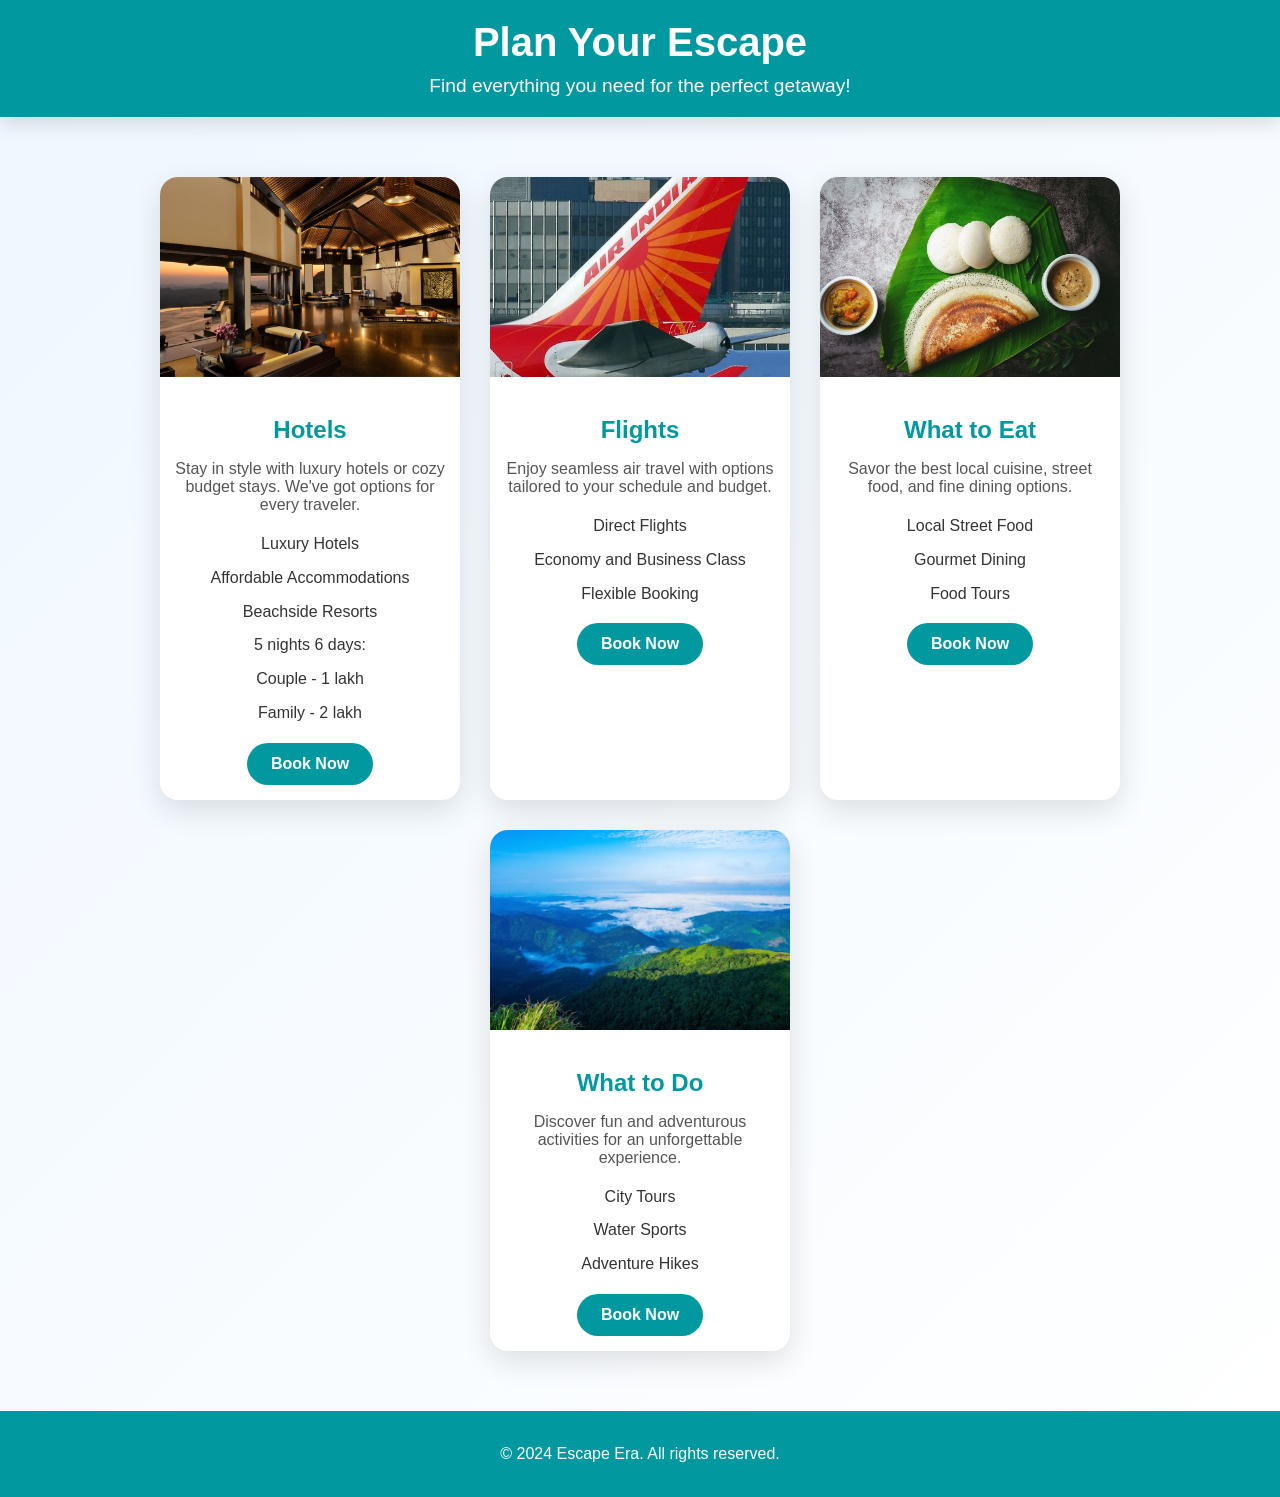
<file: pages/southindia.html>
<!DOCTYPE html>
<html lang="en">
<head>
    <meta charset="UTF-8">
    <meta name="viewport" content="width=device-width, initial-scale=1.0">
    <title>Category Details</title>
    <link rel="stylesheet" href="../css/style2.css">
</head>
<body>
    <header class="header">
        <h1>Plan Your Escape</h1>
        <p>Find everything you need for the perfect getaway!</p>
    </header>

    <main class="container">
        <!-- Hotels Section -->
        <div class="card">
            <img src="../assets/southhotel.webp" alt="Hotels" class="card-img">
            <div class="card-content">
                <h2>Hotels</h2>
                <p>Stay in style with luxury hotels or cozy budget stays. We've got options for every traveler.</p>
                <ul>
                    <li>Luxury Hotels</li>
                    <li>Affordable Accommodations</li>
                    <li>Beachside Resorts</li>
                    <li>5 nights 6 days:</li>
                    <li>Couple - 1 lakh</li>
                    <li>Family - 2 lakh</li>
                </ul>
                <a href="https://www.tajhotels.com/en-in/hotels/taj-madikeri-coorg?utm_source=Google&utm_medium=Local&utm_campaign=Taj-Madikeri-Coorg" target="_blank" class="btn">Book Now</a>
            </div>
        </div>

        <!-- Flights Section -->
        <div class="card">
            <img src="../assets/southflight.jpg" alt="Flights" class="card-img">
            <div class="card-content">
                <h2>Flights</h2>
                <p>Enjoy seamless air travel with options tailored to your schedule and budget.</p>
                <ul>
                    <li>Direct Flights</li>
                    <li>Economy and Business Class</li>
                    <li>Flexible Booking</li>
                </ul>
                <a href="https://www.airindia.com/" target="_blank" class="btn">Book Now</a>
            </div>
        </div>

        <!-- Food Section -->
        <div class="card">
            <img src="../assets/southindiafood.jpg" alt="Food" class="card-img">
            <div class="card-content">
                <h2>What to Eat</h2>
                <p>Savor the best local cuisine, street food, and fine dining options.</p>
                <ul>
                    <li>Local Street Food</li>
                    <li>Gourmet Dining</li>
                    <li>Food Tours</li>
                </ul>
                <a href="https://www.inspiringvacations.com/au/blog/food-drinks/the-flavours-of-southern-india?srsltid=AfmBOoomCACwGrf4_9BZxzvn_Ruf_y9bwe6ffShCa-wUnz2KzMQzMbgl" target="_blank" class="btn">Book Now</a>
            </div>
        </div>

        <!-- Activities Section -->
        <div class="card">
            <img src="../assets/southact.avif" alt="Activities" class="card-img">
            <div class="card-content">
                <h2>What to Do</h2>
                <p>Discover fun and adventurous activities for an unforgettable experience.</p>
                <ul>
                    <li>City Tours</li>
                    <li>Water Sports</li>
                    <li>Adventure Hikes</li>
                </ul>
                <a href="https://www.indiaunbound.com.au/itineraries/four-gems-of-south-india-hyderabad-pondicherry-madurai-cochin-tour/" target="_blank" class="btn">Book Now</a>
            </div>
        </div>
    </main>

    <footer>
        <p>&copy; 2024 Escape Era. All rights reserved.</p>
    </footer>
</body>
</html>
</file>
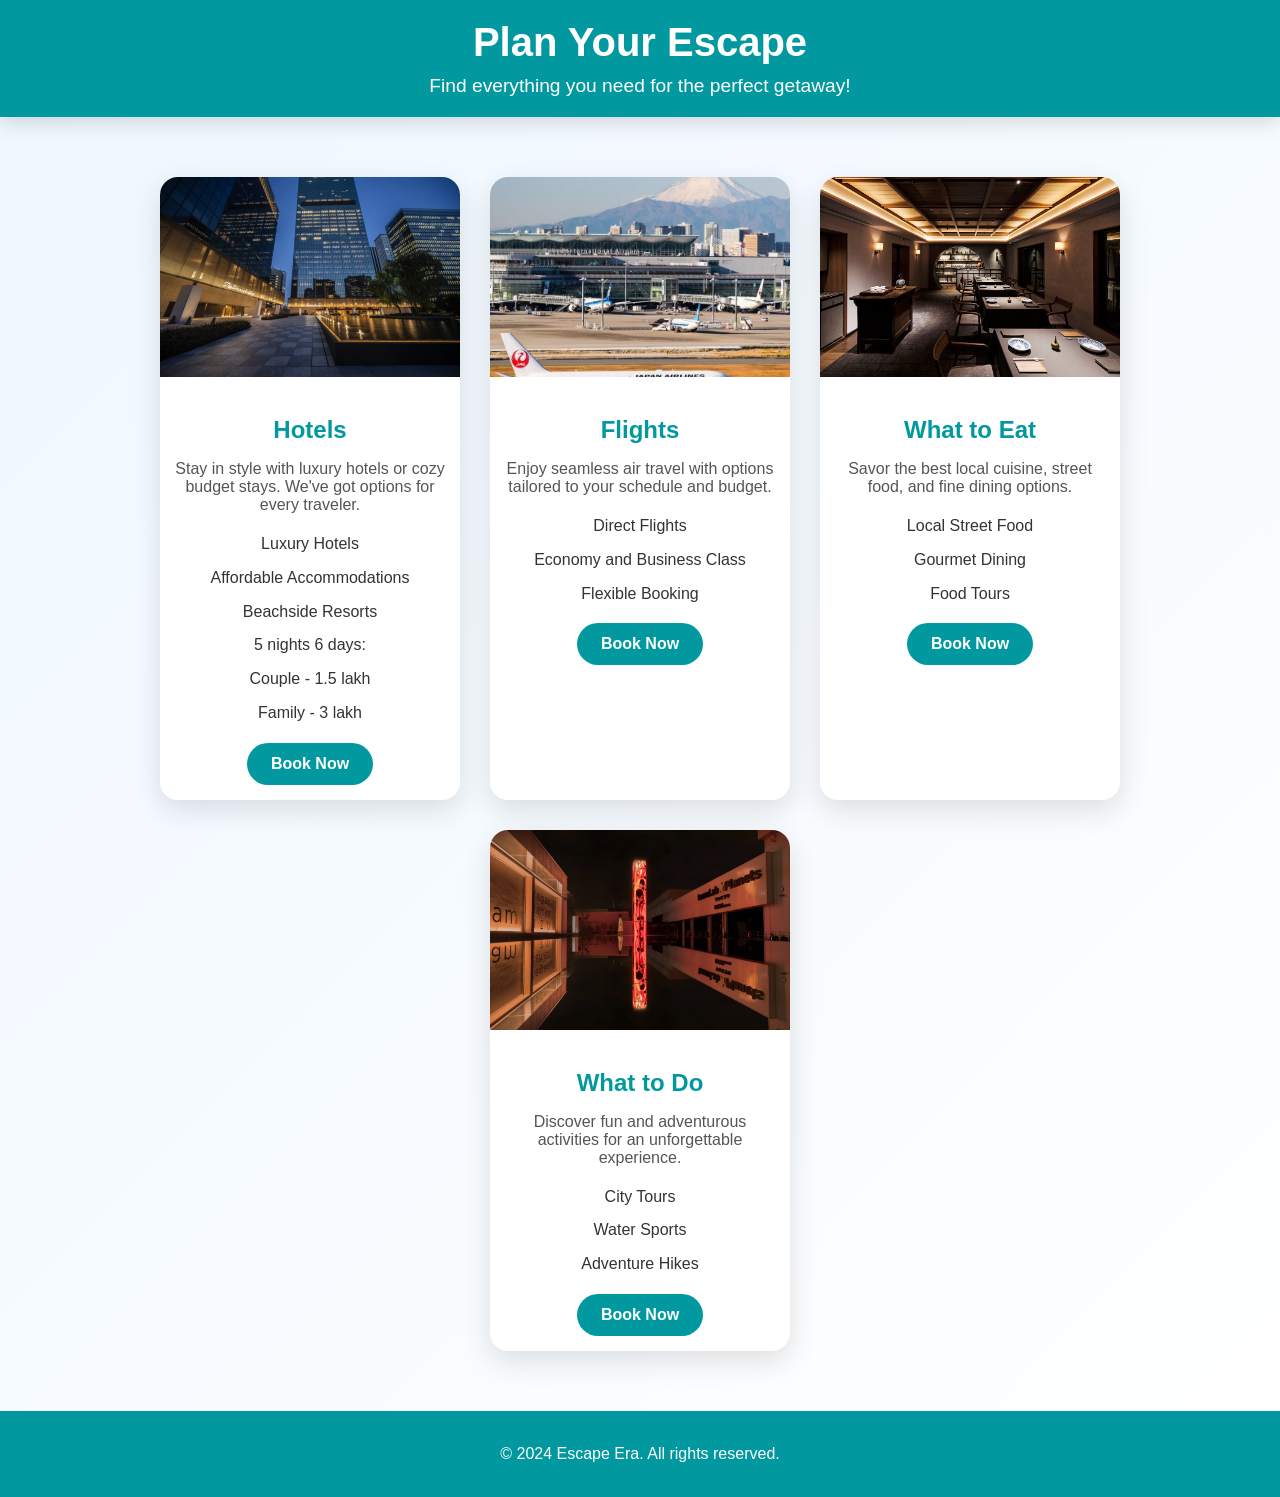
<file: pages/tokyo.html>
<!DOCTYPE html>
<html lang="en">
<head>
    <meta charset="UTF-8">
    <meta name="viewport" content="width=device-width, initial-scale=1.0">
    <title>Category Details</title>
    <link rel="stylesheet" href="../css/style2.css">
</head>
<body>
    <header class="header">
        <h1>Plan Your Escape</h1>
        <p>Find everything you need for the perfect getaway!</p>
    </header>

    <main class="container">
        <!-- Hotels Section -->
        <div class="card">
            <img src="../assets/tokyohotel.webp" alt="Hotels" class="card-img">
            <div class="card-content">
                <h2>Hotels</h2>
                <p>Stay in style with luxury hotels or cozy budget stays. We've got options for every traveler.</p>
                <ul>
                    <li>Luxury Hotels</li>
                    <li>Affordable Accommodations</li>
                    <li>Beachside Resorts</li>
                    <li>5 nights 6 days:</li>
                    <li>Couple - 1.5 lakh</li>
                    <li>Family - 3 lakh</li>
                </ul>
                <a href="https://theokuratokyo.jp/en/stay/heritage/" target="_blank" class="btn">Book Now</a>
            </div>
        </div>

        <!-- Flights Section -->
        <div class="card">
            <img src="../assets/tokyoflight.jpg" alt="Flights" class="card-img">
            <div class="card-content">
                <h2>Flights</h2>
                <p>Enjoy seamless air travel with options tailored to your schedule and budget.</p>
                <ul>
                    <li>Direct Flights</li>
                    <li>Economy and Business Class</li>
                    <li>Flexible Booking</li>
                </ul>
                <a href="https://www.makemytrip.com/flight/search?tripType=O&itinerary=BOM-TYO-23/12/2024&paxType=A-1_C-0_I-0&cabinClass=E&sTime=1734942472218&forwardFlowRequired=true&action=FLTSRCH&intl=true&cmp=SEM%7CD%7CIF%7CG%7CRoute%7COBSH%7CMumbai-Tokyo%7CIN_Japan%7CRest%20of%20Asia%7CRSA%7CRegular%7C688941652997&s_kwcid=AL!1631!3!688941652997!e!!g!!mumbai%20to%20tokyo%20direct%20flight&ef_id=CjwKCAiAl4a6BhBqEiwAqvrquqpSFqkcfgKnCTvyad393wHP2eljOhdjcjrECpRiKK4Uz6DeSa6vTRoCPk0QAvD_BwE:G:s&gad_source=1&gclid=CjwKCAiAl4a6BhBqEiwAqvrquqpSFqkcfgKnCTvyad393wHP2eljOhdjcjrECpRiKK4Uz6DeSa6vTRoCPk0QAvD_BwE&isSemFlow=true" target="_blank" class="btn">Book Now</a>
            </div>
        </div>

        <!-- Food Section -->
        <div class="card">
            <img src="../assets/eattokyo.jpg" alt="Food" class="card-img">
            <div class="card-content">
                <h2>What to Eat</h2>
                <p>Savor the best local cuisine, street food, and fine dining options.</p>
                <ul>
                    <li>Local Street Food</li>
                    <li>Gourmet Dining</li>
                    <li>Food Tours</li>
                </ul>
                <a href="https://www.worldofmouth.app/articles/fine-dining-tokyo" target="_blank" class="btn">Book Now</a>
            </div>
        </div>

        <!-- Activities Section -->
        <div class="card">
            <img src="../assets/acttokyo.webp" alt="Activities" class="card-img">
            <div class="card-content">
                <h2>What to Do</h2>
                <p>Discover fun and adventurous activities for an unforgettable experience.</p>
                <ul>
                    <li>City Tours</li>
                    <li>Water Sports</li>
                    <li>Adventure Hikes</li>
                </ul>
                <a href="https://janicerohrssen.com/blog/5-day-tokyo-itinerary" target="_blank" class="btn">Book Now</a>
            </div>
        </div>
    </main>

    <footer>
        <p>&copy; 2024 Escape Era. All rights reserved.</p>
    </footer>
</body>
</html>
</file>
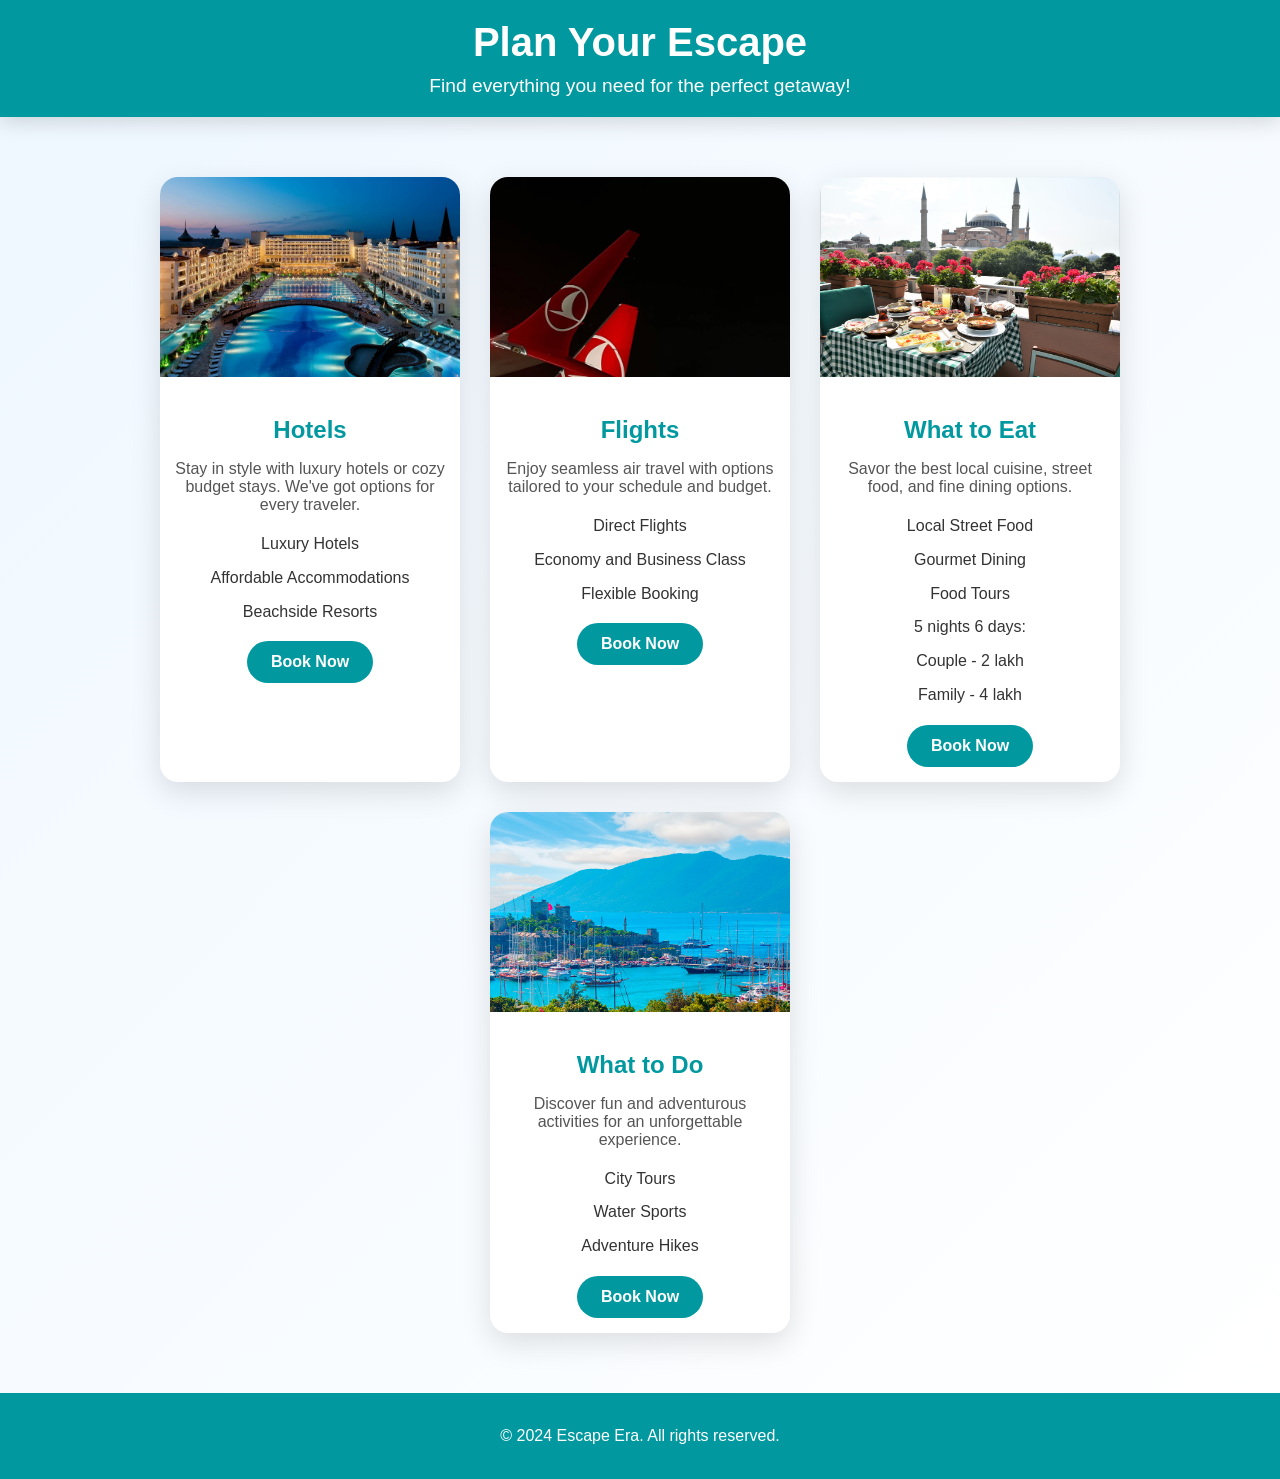
<file: pages/turkey.html>
<!DOCTYPE html>
<html lang="en">
<head>
    <meta charset="UTF-8">
    <meta name="viewport" content="width=device-width, initial-scale=1.0">
    <title>Category Details</title>
    <link rel="stylesheet" href="../css/style2.css">
</head>
<body>
    <header class="header">
        <h1>Plan Your Escape</h1>
        <p>Find everything you need for the perfect getaway!</p>
    </header>

    <main class="container">
        <!-- Hotels Section -->
        <div class="card">
            <img src="../assets/turkeyhotel.jpg" alt="Hotels" class="card-img">
            <div class="card-content">
                <h2>Hotels</h2>
                <p>Stay in style with luxury hotels or cozy budget stays. We've got options for every traveler.</p>
                <ul>
                    <li>Luxury Hotels</li>
                    <li>Affordable Accommodations</li>
                    <li>Beachside Resorts</li>
                </ul>
                <a href="https://www.titanic.com.tr/titanic-mardan-palace" target="_blank" class="btn">Book Now</a>
            </div>
        </div>

        <!-- Flights Section -->
        <div class="card">
            <img src="../assets/turkeyflight.jpg" alt="Flights" class="card-img">
            <div class="card-content">
                <h2>Flights</h2>
                <p>Enjoy seamless air travel with options tailored to your schedule and budget.</p>
                <ul>
                    <li>Direct Flights</li>
                    <li>Economy and Business Class</li>
                    <li>Flexible Booking</li>
                </ul>
                <a href="https://www.turkishairlines.com/" target="_blank" class="btn">Book Now</a>
            </div>
        </div>

        <!-- Food Section -->
        <div class="card">
            <img src="../assets/turkeyfood.jpg" alt="Food" class="card-img">
            <div class="card-content">
                <h2>What to Eat</h2>
                <p>Savor the best local cuisine, street food, and fine dining options.</p>
                <ul>
                    <li>Local Street Food</li>
                    <li>Gourmet Dining</li>
                    <li>Food Tours</li>
                    <li>5 nights 6 days:</li>
                    <li>Couple - 2 lakh</li>
                    <li>Family - 4 lakh</li>
                </ul>
                <a href="https://360panoramarestaurant.com/gallery/" target="_blank" class="btn">Book Now</a>
            </div>
        </div>

        <!-- Activities Section -->
        <div class="card">
            <img src="../assets/turkeyact.jpg" alt="Activities" class="card-img">
            <div class="card-content">
                <h2>What to Do</h2>
                <p>Discover fun and adventurous activities for an unforgettable experience.</p>
                <ul>
                    <li>City Tours</li>
                    <li>Water Sports</li>
                    <li>Adventure Hikes</li>
                </ul>
                <a href="https://www.cntraveler.com/stories/2010-10-19/nine-perfect-days-in-turkey" target="_blank" class="btn">Book Now</a>
            </div>
        </div>
    </main>

    <footer>
        <p>&copy; 2024 Escape Era. All rights reserved.</p>
    </footer>
</body>
</html>
</file>
<file: css/styles.css>
/* Universal adjustments inside the login workspace */
* {
    margin: 0;
    padding: 0;
    box-sizing: border-box;
}

body {
    font-family: 'Abel', 'Arial', sans-serif;
    display: flex;
    justify-content: center;
    align-items: center;
    height: 100vh;
    margin: 0;
    background-color: #f0f2f5;
    background-image: url(../assets/login.jpg);
    background-size: cover;
    background-position: center;
    background-repeat: no-repeat;
    background-attachment: fixed;
}

.login-container {
    background-color: rgba(240, 248, 255, 0.95); /* Clean alpha translucency instead of breaking opacity inheritance */
    padding: 40px;
    border-radius: 15px;
    box-shadow: 0 10px 25px rgba(0, 0, 0, 0.2);
    width: 90%;
    max-width: 450px;
    transition: transform 0.3s ease;
}

h1 {
    font-family: "Itim", sans-serif;
    font-size: 2.2em;
    text-align: center;
    color: #01999F;
    text-shadow: 1px 1px 4px rgba(0, 0, 0, 0.1);
    margin-bottom: 5px;
}

h2 {
    text-align: center;
    font-family: "Merienda", cursive;
    font-size: 22px;
    color: #333;
    margin-bottom: 5px;
}

.subtitle {
    text-align: center;
    margin-bottom: 25px;
    color: #666;
    font-size: 15px;
}

.form-group {
    margin-bottom: 20px;
    position: relative;
}

.password-wrapper {
    position: relative;
}

#togglePassword {
    position: absolute;
    right: 15px;
    top: 50%;
    transform: translateY(-50%);
    cursor: pointer;
    color: #777;
}

#togglePassword:hover {
    color: #01999F;
}

label {
    display: block;
    margin-bottom: 8px;
    font-weight: bold;
    color: #444;
    font-size: 14px;
}

input[type="email"], input[type="password"] {
    width: 100%;
    padding: 12px 15px;
    border: 2px solid #ddd;
    border-radius: 8px;
    font-size: 15px;
    outline: none;
    transition: 0.3s;
}

input[type="email"]:focus, input[type="password"]:focus {
    border-color: #01999F;
    box-shadow: 0 0 8px rgba(1, 153, 159, 0.2);
}

.remember-box {
    margin-bottom: 20px;
}

.remember-box label {
    display: flex;
    align-items: center;
    gap: 8px;
    cursor: pointer;
    color: #555;
    font-weight: normal;
}

.login-btn {
    width: 100%;
    padding: 14px;
    background: #01999F;
    border: none;
    color: white;
    font-size: 17px;
    font-weight: bold;
    border-radius: 8px;
    cursor: pointer;
    transition: 0.3s;
}

.login-btn:hover {
    background: #02797d;
    transform: translateY(-2px);
}

.bottom-text {
    margin-top: 20px;
    text-align: center;
    color: #555;
    font-size: 15px;
}

.bottom-text a {
    text-decoration: none;
    color: #01999F;
    font-weight: bold;
    transition: 0.2s;
}

.bottom-text a:hover {
    color: #02797d;
    text-decoration: underline;
}
</file>
<file: css/contact.css>
/* Clean Reset & Body Style Base */
body {
    margin: 0;
    padding: 0;
    font-family: 'Abel', sans-serif;
    color: #333;
    background: linear-gradient(135deg, #eef7ff, #ffffff);
    min-height: 100vh;
}

/* Nav Header Layout Styling */
.nav-container {
    display: flex;
    justify-content: space-between;
    align-items: center;
    padding: 20px 40px;
    background: #01999F;
    box-shadow: 0 4px 12px rgba(0,0,0,0.1);
}

.nav-container .logo {
    color: white;
    margin: 0;
    font-family: 'Merienda', sans-serif;
}

.navlinks {
    display: flex;
    list-style: none;
    gap: 25px;
    margin: 0;
    padding: 0;
}

.navlinks a {
    color: white;
    text-decoration: none;
    font-weight: bold;
    transition: opacity 0.2s;
}

.navlinks a:hover, .navlinks a.active {
    opacity: 0.8;
    text-decoration: underline;
}

/* Main Presentation Layout Frame */
.contact-wrapper {
    max-width: 1200px;
    margin: 40px auto;
    padding: 0 20px;
}

.contact-header {
    text-align: center;
    margin-bottom: 40px;
}

.contact-header h2 {
    font-family: 'Merienda', sans-serif;
    color: #01999F;
    font-size: 2.2rem;
    margin-bottom: 10px;
}

/* Split Column Grid Setup */
.contact-grid {
    display: flex;
    flex-wrap: wrap;
    gap: 40px;
    justify-content: center;
}

.form-card, .team-card {
    flex: 1;
    min-width: 320px;
    max-width: 550px;
    background: white;
    padding: 35px;
    border-radius: 18px;
    box-shadow: 0 10px 30px rgba(0, 0, 0, 0.06);
    box-sizing: border-box;
}

.form-card h3, .team-card h3 {
    font-family: 'Merienda', sans-serif;
    color: #01999F;
    margin-top: 0;
    margin-bottom: 25px;
    font-size: 1.5rem;
}

/* Input Form Layout Rules */
#contactForm {
    display: flex;
    flex-direction: column;
    gap: 18px;
}

.input-group {
    display: flex;
    flex-direction: column;
    gap: 6px;
    text-align: left;
}

.input-group label {
    font-weight: bold;
    color: #555;
}

.input-group input, .input-group textarea {
    padding: 12px;
    border: 1px solid #ddd;
    border-radius: 8px;
    font-size: 1rem;
    font-family: inherit;
    transition: border-color 0.3s;
}

.input-group input:focus, .input-group textarea:focus {
    border-color: #01999F;
    outline: none;
}

.submit-btn {
    background: #01999F;
    color: white;
    border: none;
    padding: 12px 28px;
    font-weight: bold;
    border-radius: 30px;
    cursor: pointer;
    transition: background 0.3s, transform 0.2s;
    align-self: flex-start;
}

.submit-btn:hover {
    background: #02797d;
    transform: translateY(-1px);
}

/* Team Profile Micro-Structures */
.profile-block {
    text-align: left;
    border-left: 4px solid #01999F;
    padding-left: 15px;
    margin-bottom: 25px;
}

.profile-block h4 {
    margin: 0 0 4px 0;
    font-size: 1.25rem;
    color: #333;
}

.profile-block .role {
    display: inline-block;
    font-style: italic;
    color: #777;
    font-size: 0.9rem;
    margin-bottom: 8px;
}

.profile-block p {
    margin: 0;
    color: #555;
    line-height: 1.6;
}

/* Global Layout Base Footer Styling */
.global-footer {
    background: #01999F;
    color: white;
    text-align: center;
    padding: 20px;
    margin-top: 60px;
}

.global-footer p {
    margin: 5px 0;
}

/* Mobile Responsive Adjustments */
@media (max-width: 768px) {
    .nav-container {
        flex-direction: column;
        gap: 15px;
        padding: 20px;
    }
    .contact-grid {
        flex-direction: column;
        align-items: center;
    }
}
</file>
<file: css/style2.css>
/* ==========================================================================
   1. General Styling & Brand Foundation
   ========================================================================== */
body {
    font-family: Arial, Helvetica, sans-serif;
    margin: 0;
    padding: 0;
    color: #333;
    background: linear-gradient(135deg, #eef7ff, #ffffff);
}

/* ==========================================================================
   2. Header (Unified Brand Theme)
   ========================================================================== */
.header {
    background: #01999F;
    color: white;
    text-align: center;
    padding: 20px 0;
    box-shadow: 0 5px 20px rgba(0, 0, 0, .15);
}

.header h1 {
    font-size: 2.5rem;
    margin: 0;
}

.header p {
    margin: 10px 0 0;
    font-size: 1.2rem;
}

/* ==========================================================================
   3. Container Layout
   ========================================================================== */
.container {
    display: flex;
    flex-wrap: wrap;
    justify-content: center;
    gap: 30px;
    max-width: 1300px;
    margin: 40px auto;
    padding: 20px;
}

/* ==========================================================================
   4. Card System & Animations
   ========================================================================== */
.card {
    background: white;
    border: none;
    border-radius: 18px;
    overflow: hidden;
    box-shadow: 0 10px 30px rgba(0, 0, 0, .12);
    transition: .35s;
    cursor: pointer;
    text-align: center;
    max-width: 300px;
    animation: fadeUp .8s ease;
}

.card:hover {
    transform: translateY(-12px);
    box-shadow: 0 20px 40px rgba(0, 0, 0, .18);
}

/* Card Image & Interactive Zoom */
.card-img {
    width: 100%;
    height: 200px;
    object-fit: cover;
    transition: .4s;
}

.card:hover .card-img {
    transform: scale(1.08);
}

/* Card Typography & Content */
.card-content {
    padding: 15px;
}

.card-content h2 {
    font-size: 1.5rem;
    margin-bottom: 10px;
    color: #01999F; /* Standardized theme color */
}

.card-content p {
    font-size: 1rem;
    margin-bottom: 15px;
    color: #555;
}

.card-content ul {
    list-style: none;
    padding: 0;
    margin-bottom: 15px;
    line-height: 1.8;
}

.card-content ul li {
    margin: 5px 0;
    color: #333;
}

/* ==========================================================================
   5. Interactive Elements (Buttons)
   ========================================================================== */
.btn {
    display: inline-block;
    padding: 12px 24px;
    background: #01999F;
    color: white;
    text-decoration: none;
    border-radius: 30px;
    font-weight: bold;
    transition: .3s;
}

.btn:hover {
    background: #02797d;
    transform: translateY(-2px);
}

/* ==========================================================================
   6. Footer
   ========================================================================== */
footer {
    background: #01999F;
    color: white;
    text-align: center;
    padding: 18px;
    margin-top: 40px;
}

/* ==========================================================================
   7. Keyframes & Animation Profiles
   ========================================================================== */
@keyframes fadeUp {
    from {
        opacity: 0;
        transform: translateY(40px);
    }
    to {
        opacity: 1;
        transform: translateY(0);
    }
}

/* ==========================================================================
   8. Responsive Media Queries (Mobile Optimization)
   ========================================================================== */
@media(max-width: 768px) {
    .container {
        flex-direction: column;
        align-items: center;
    }
    
    .card {
        width: 90%;
        max-width: 400px;
    }
    
    .header h1 {
        font-size: 2rem;
    }
}
</file>
